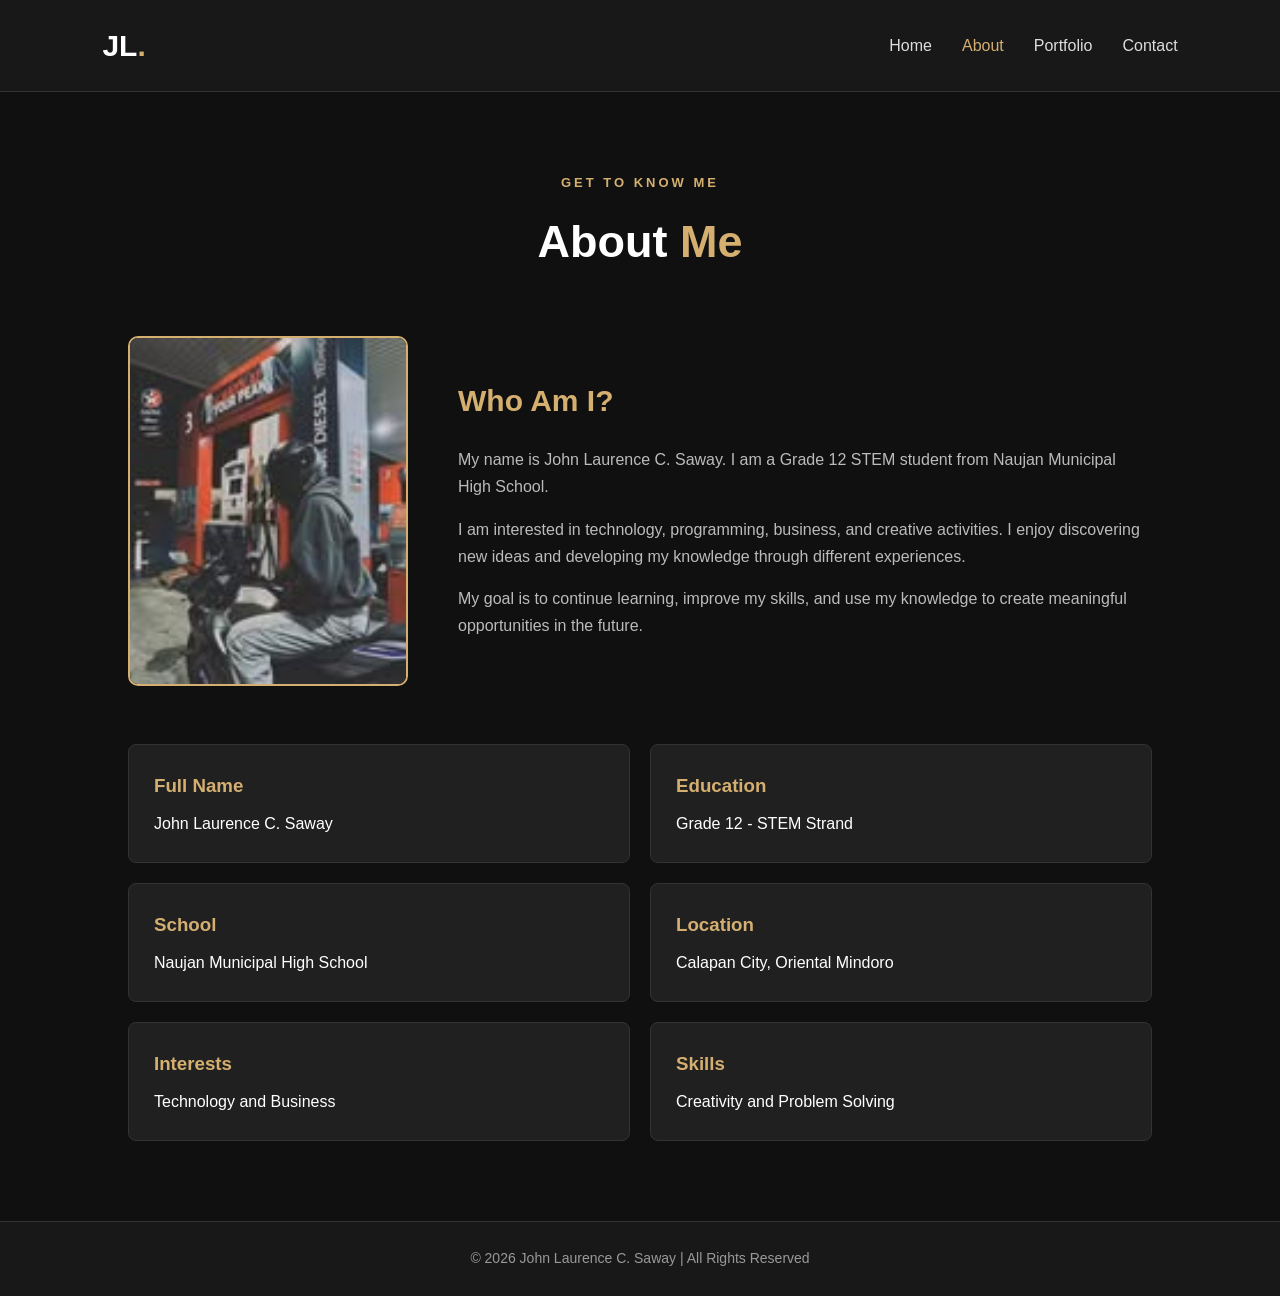
<file: about.html>
<!DOCTYPE html>
<html lang="en">
<head>
    <meta charset="UTF-8">
    <meta name="viewport" content="width=device-width, initial-scale=1.0">
    <title>About | John Laurence C. Saway</title>
    <link rel="stylesheet" href="style.css">
</head>
<body>

<header>
    <nav class="navbar">
        <h2 class="logo">JL<span>.</span></h2>

        <ul class="nav-links">
            <li><a href="index.html">Home</a></li>
            <li><a class="active" href="about.html">About</a></li>
            <li><a href="portfolio.html">Portfolio</a></li>
            <li><a href="contact.html">Contact</a></li>
        </ul>
    </nav>
</header>

<section class="page-section">
    <div class="section-title">
        <p class="subtitle">GET TO KNOW ME</p>
        <h1>About <span>Me</span></h1>
    </div>

    <div class="about-container">
        <div class="about-image">
            <img src="profile.jpg" alt="My Profile">
        </div>

        <div class="about-text">
            <h2>Who Am I?</h2>

            <p>
                My name is John Laurence C. Saway.
                I am a Grade 12 STEM student from
                Naujan Municipal High School.
            </p>

            <p>
                I am interested in technology, programming,
                business, and creative activities.
                I enjoy discovering new ideas and developing
                my knowledge through different experiences.
            </p>

            <p>
                My goal is to continue learning, improve my
                skills, and use my knowledge to create
                meaningful opportunities in the future.
            </p>
        </div>
    </div>

    <div class="information">
        <div class="info-card">
            <h3>Full Name</h3>
            <p>John Laurence C. Saway</p>
        </div>

        <div class="info-card">
            <h3>Education</h3>
            <p>Grade 12 - STEM Strand</p>
        </div>

        <div class="info-card">
            <h3>School</h3>
            <p>Naujan Municipal High School</p>
        </div>

        <div class="info-card">
            <h3>Location</h3>
            <p>Calapan City, Oriental Mindoro</p>
        </div>

        <div class="info-card">
            <h3>Interests</h3>
            <p>Technology and Business</p>
        </div>

        <div class="info-card">
            <h3>Skills</h3>
            <p>Creativity and Problem Solving</p>
        </div>
    </div>
</section>

<footer>
    <p>© 2026 John Laurence C. Saway | All Rights Reserved</p>
</footer>

</body>
</html>
</file>
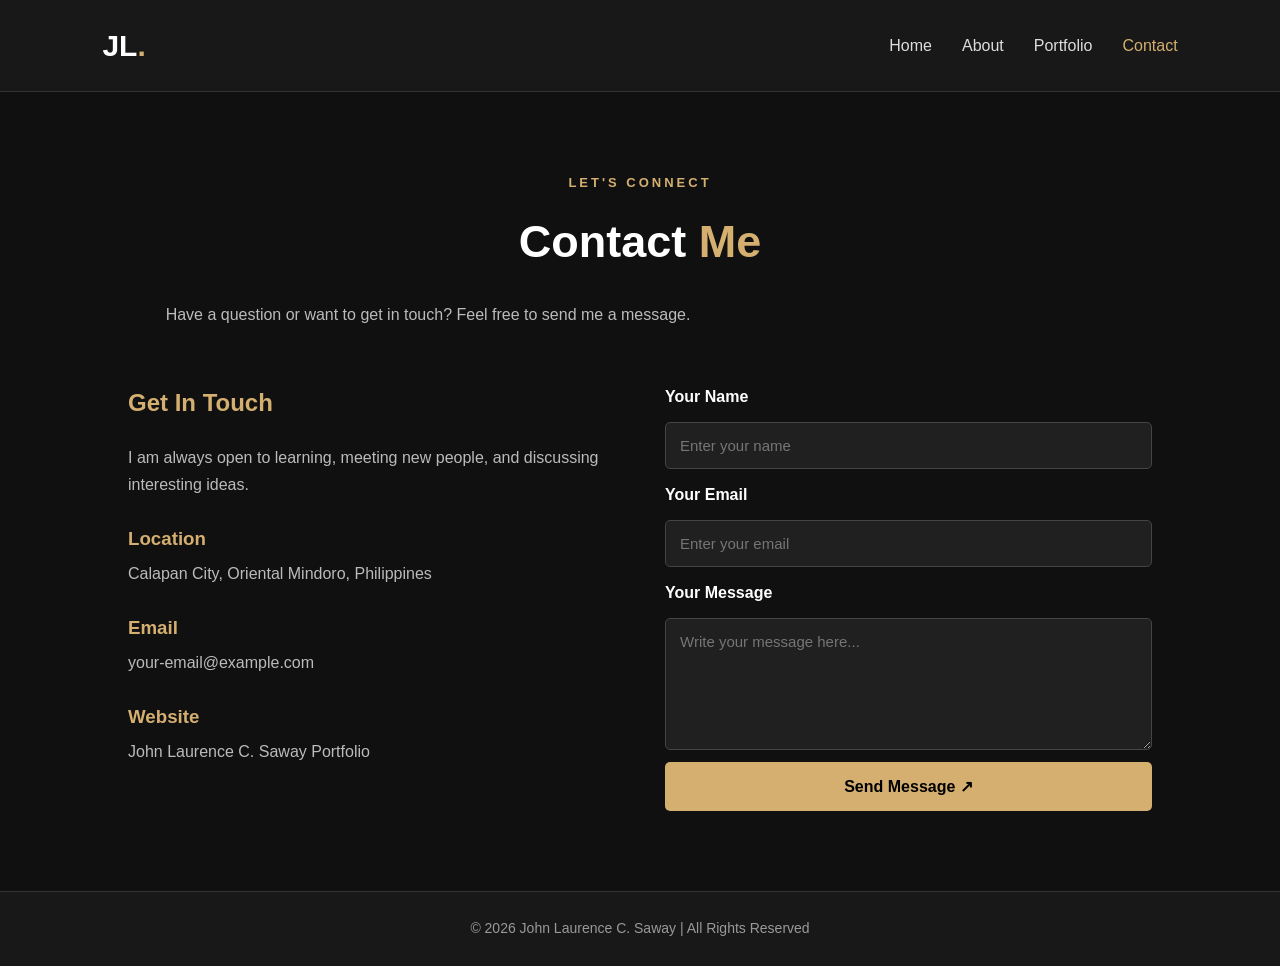
<file: contact.html>
<!DOCTYPE html>
<html lang="en">
<head>
    <meta charset="UTF-8">
    <meta name="viewport" content="width=device-width, initial-scale=1.0">
    <title>Contact | John Laurence C. Saway</title>
    <link rel="stylesheet" href="style.css">
</head>
<body>

<header>
    <nav class="navbar">
        <h2 class="logo">JL<span>.</span></h2>

        <ul class="nav-links">
            <li><a href="index.html">Home</a></li>
            <li><a href="about.html">About</a></li>
            <li><a href="portfolio.html">Portfolio</a></li>
            <li><a class="active" href="contact.html">Contact</a></li>
        </ul>
    </nav>
</header>

<section class="page-section">

    <div class="section-title">
        <p class="subtitle">LET'S CONNECT</p>
        <h1>Contact <span>Me</span></h1>

        <p class="description">
            Have a question or want to get in touch?
            Feel free to send me a message.
        </p>
    </div>

    <div class="contact-container">

        <div class="contact-info">
            <h2>Get In Touch</h2>

            <p>
                I am always open to learning, meeting new people,
                and discussing interesting ideas.
            </p>

            <div class="contact-detail">
                <h3>Location</h3>
                <p>Calapan City, Oriental Mindoro, Philippines</p>
            </div>

            <div class="contact-detail">
                <h3>Email</h3>
                <p>your-email@example.com</p>
            </div>

            <div class="contact-detail">
                <h3>Website</h3>
                <p>John Laurence C. Saway Portfolio</p>
            </div>
        </div>

        <form class="contact-form"
              action="mailto:your-email@example.com"
              method="post"
              enctype="text/plain">

            <label for="name">Your Name</label>
            <input type="text" id="name" name="Name"
                   placeholder="Enter your name" required>

            <label for="email">Your Email</label>
            <input type="email" id="email" name="Email"
                   placeholder="Enter your email" required>

            <label for="message">Your Message</label>
            <textarea id="message" name="Message"
                      rows="6"
                      placeholder="Write your message here..."
                      required></textarea>

            <button type="submit">Send Message ↗</button>
        </form>

    </div>
</section>

<footer>
    <p>© 2026 John Laurence C. Saway | All Rights Reserved</p>
</footer>

</body>
</html>
</file>
<file: style.css>
/* ==================================
   JOHN LAURENCE C. SAWAY
   PERSONAL ONLINE PORTFOLIO
   ================================== */

/* GENERAL STYLE */

* {
    margin: 0;
    padding: 0;
    box-sizing: border-box;
    scroll-behavior: smooth;
}

body {
    font-family: Arial, sans-serif;
    background: #101010;
    color: white;
    line-height: 1.7;
}

span {
    color: #d4af70;
}

/* NAVIGATION BAR */

header {
    background: #181818;
    border-bottom: 1px solid #333;
    padding: 20px 8%;
    position: sticky;
    top: 0;
    z-index: 100;
}

.navbar {
    display: flex;
    justify-content: space-between;
    align-items: center;
}

.logo {
    font-size: 30px;
    color: white;
    font-weight: bold;
}

.nav-links {
    display: flex;
    list-style: none;
    gap: 30px;
}

.nav-links a {
    text-decoration: none;
    color: #ddd;
    transition: 0.3s;
}

.nav-links a:hover,
.nav-links a.active {
    color: #d4af70;
}

/* HOMEPAGE */

.home {
    min-height: 85vh;
    padding: 70px 10%;
    display: flex;
    justify-content: space-between;
    align-items: center;
    gap: 50px;
}

.home-content {
    max-width: 600px;
}

.subtitle {
    color: #d4af70;
    font-size: 13px;
    letter-spacing: 3px;
    font-weight: bold;
}

.home-content h1 {
    font-size: 55px;
    line-height: 1.2;
    margin: 20px 0;
}

.description {
    color: #bbb;
    margin: 20px 0;
    max-width: 600px;
}

.btn {
    display: inline-block;
    background: #d4af70;
    color: black;
    padding: 12px 25px;
    text-decoration: none;
    border-radius: 5px;
    font-weight: bold;
    margin-top: 15px;
    transition: 0.3s;
}

.btn:hover {
    background: white;
    transform: translateY(-3px);
}

.home-image img {
    width: 320px;
    height: 400px;
    object-fit: cover;
    border: 3px solid #d4af70;
    border-radius: 10px;
}

/* GENERAL PAGE SECTION */

.page-section {
    min-height: 80vh;
    padding: 80px 10%;
}

.section-title {
    text-align: center;
    margin-bottom: 55px;
}

.section-title h1 {
    font-size: 45px;
    margin: 10px 0;
}

/* ABOUT PAGE */

.about-container {
    display: flex;
    align-items: center;
    gap: 50px;
    margin-bottom: 50px;
}

.about-image img {
    width: 280px;
    height: 350px;
    object-fit: cover;
    border-radius: 10px;
    border: 2px solid #d4af70;
}

.about-text {
    flex: 1;
}

.about-text h2 {
    color: #d4af70;
    margin-bottom: 20px;
    font-size: 30px;
}

.about-text p {
    color: #bbb;
    margin-bottom: 15px;
}

.information {
    display: grid;
    grid-template-columns: repeat(2, 1fr);
    gap: 20px;
}

.info-card {
    background: #202020;
    padding: 25px;
    border-radius: 8px;
    border: 1px solid #333;
    transition: 0.3s;
}

.info-card:hover {
    border-color: #d4af70;
    transform: translateY(-5px);
}

.info-card h3 {
    color: #d4af70;
    margin-bottom: 8px;
}

/* PORTFOLIO PAGE */

.project-container {
    display: grid;
    grid-template-columns: repeat(3, 1fr);
    gap: 25px;
}

.project-card {
    background: #202020;
    border: 1px solid #333;
    border-radius: 10px;
    overflow: hidden;
    transition: 0.3s;
}

.project-card:hover {
    transform: translateY(-8px);
    border-color: #d4af70;
}

.project-card img {
    width: 100%;
    height: 200px;
    object-fit: cover;
    object-position: top;
}

.project-content {
    padding: 25px;
}

.project-category {
    color: #d4af70;
    font-size: 12px;
    letter-spacing: 2px;
    font-weight: bold;
}

.project-content h2 {
    margin: 10px 0;
    font-size: 22px;
}

.project-content p {
    color: #bbb;
    font-size: 14px;
}

.project-icon {
    height: 200px;
    display: flex;
    justify-content: center;
    align-items: center;
    background: #292929;
    color: #d4af70;
    font-size: 70px;
    font-weight: bold;
}

/* CONTACT PAGE */

.contact-container {
    display: grid;
    grid-template-columns: 1fr 1fr;
    gap: 50px;
}

.contact-info h2 {
    color: #d4af70;
    margin-bottom: 20px;
}

.contact-info p {
    color: #bbb;
}

.contact-detail {
    margin-top: 25px;
}

.contact-detail h3 {
    color: #d4af70;
    margin-bottom: 5px;
}

/* CONTACT FORM */

.contact-form {
    display: flex;
    flex-direction: column;
    gap: 12px;
}

.contact-form label {
    font-weight: bold;
}

.contact-form input,
.contact-form textarea {
    width: 100%;
    padding: 14px;
    background: #202020;
    border: 1px solid #444;
    color: white;
    border-radius: 5px;
    font-size: 15px;
    font-family: Arial, sans-serif;
}

.contact-form input:focus,
.contact-form textarea:focus {
    outline: none;
    border-color: #d4af70;
}

.contact-form button {
    background: #d4af70;
    color: black;
    border: none;
    padding: 15px;
    border-radius: 5px;
    font-weight: bold;
    cursor: pointer;
    font-size: 16px;
    transition: 0.3s;
}

.contact-form button:hover {
    background: white;
}

/* FOOTER */

footer {
    background: #181818;
    border-top: 1px solid #333;
    text-align: center;
    padding: 25px;
    color: #999;
    font-size: 14px;
}

/* RESPONSIVE DESIGN */

@media screen and (max-width: 768px) {

    .navbar {
        flex-direction: column;
        gap: 15px;
    }

    .nav-links {
        flex-wrap: wrap;
        justify-content: center;
        gap: 15px;
    }

    .home {
        flex-direction: column;
        text-align: center;
    }

    .home-content h1 {
        font-size: 40px;
    }

    .about-container {
        flex-direction: column;
        text-align: center;
    }

    .project-container {
        grid-template-columns: 1fr;
    }

    .contact-container {
        grid-template-columns: 1fr;
    }

    .information {
        grid-template-columns: 1fr;
    }

    .home-image img {
        width: 250px;
        height: 320px;
    }
}
</file>
